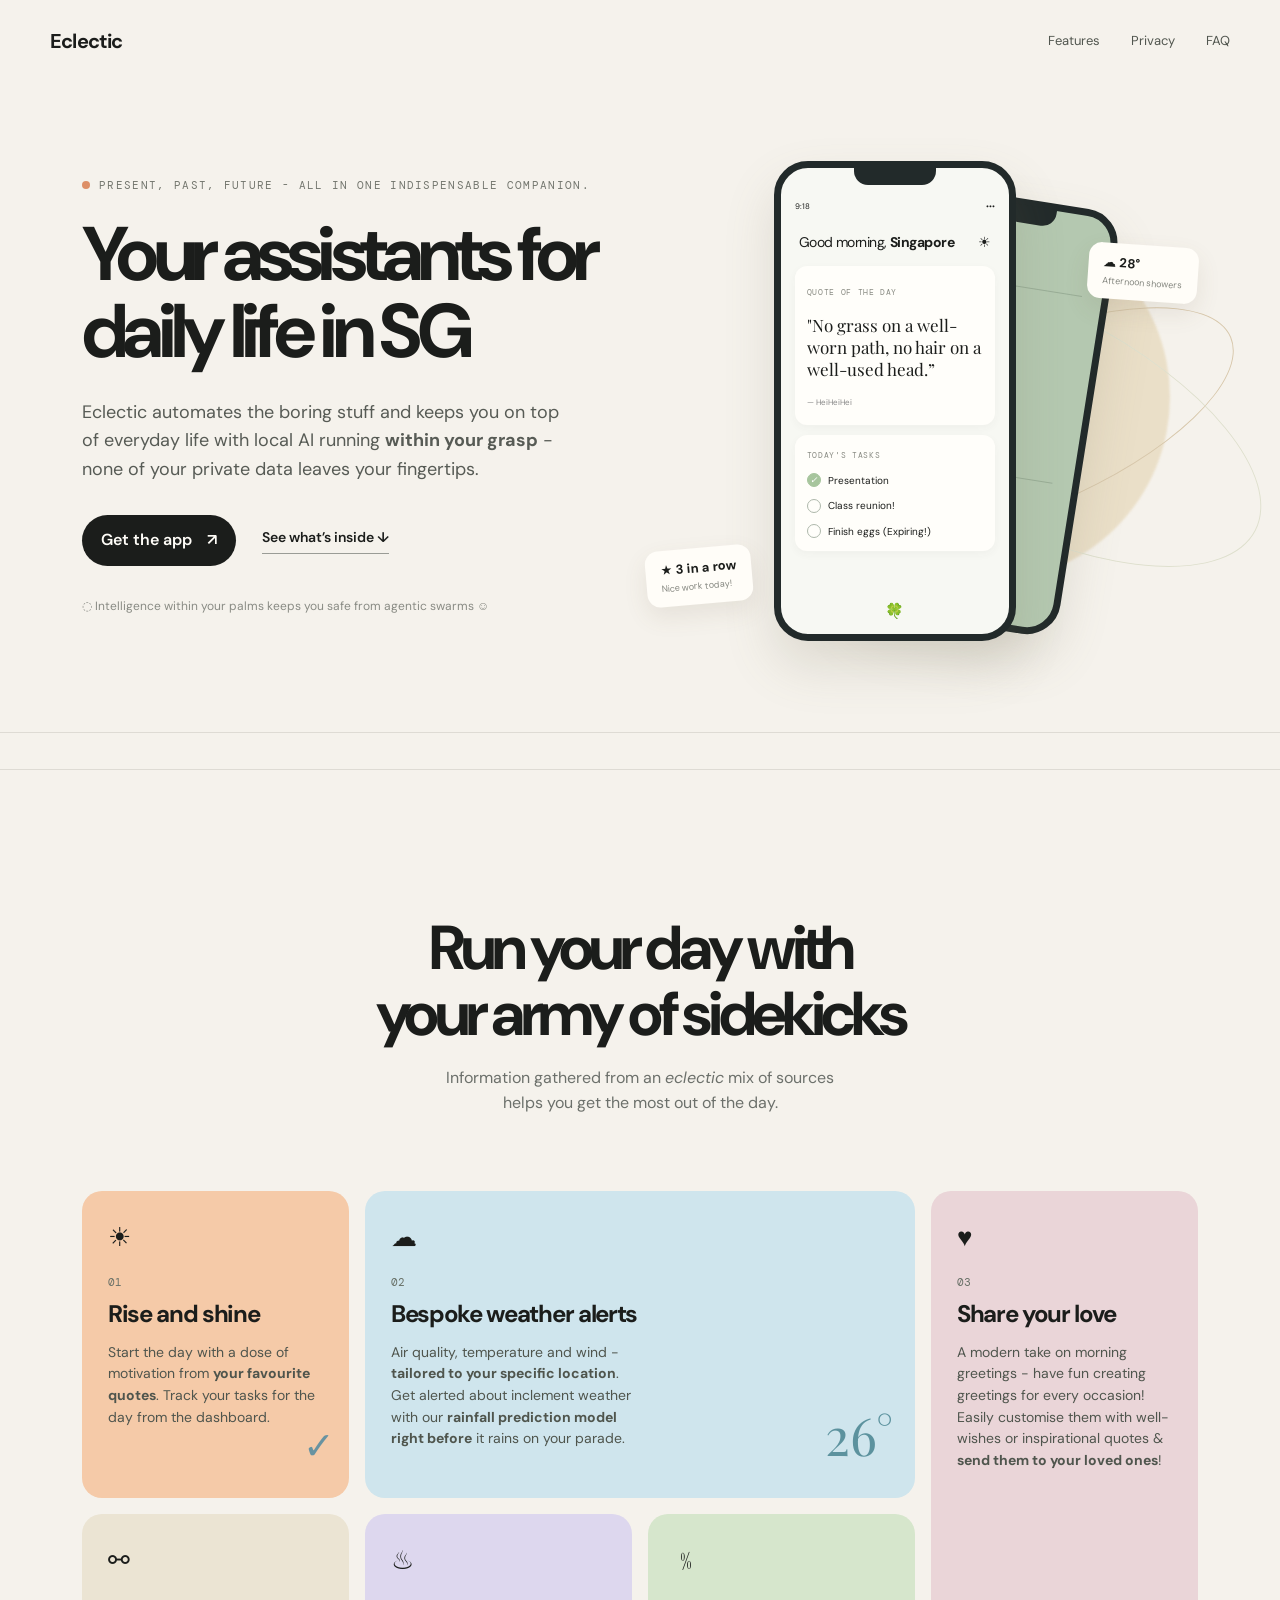
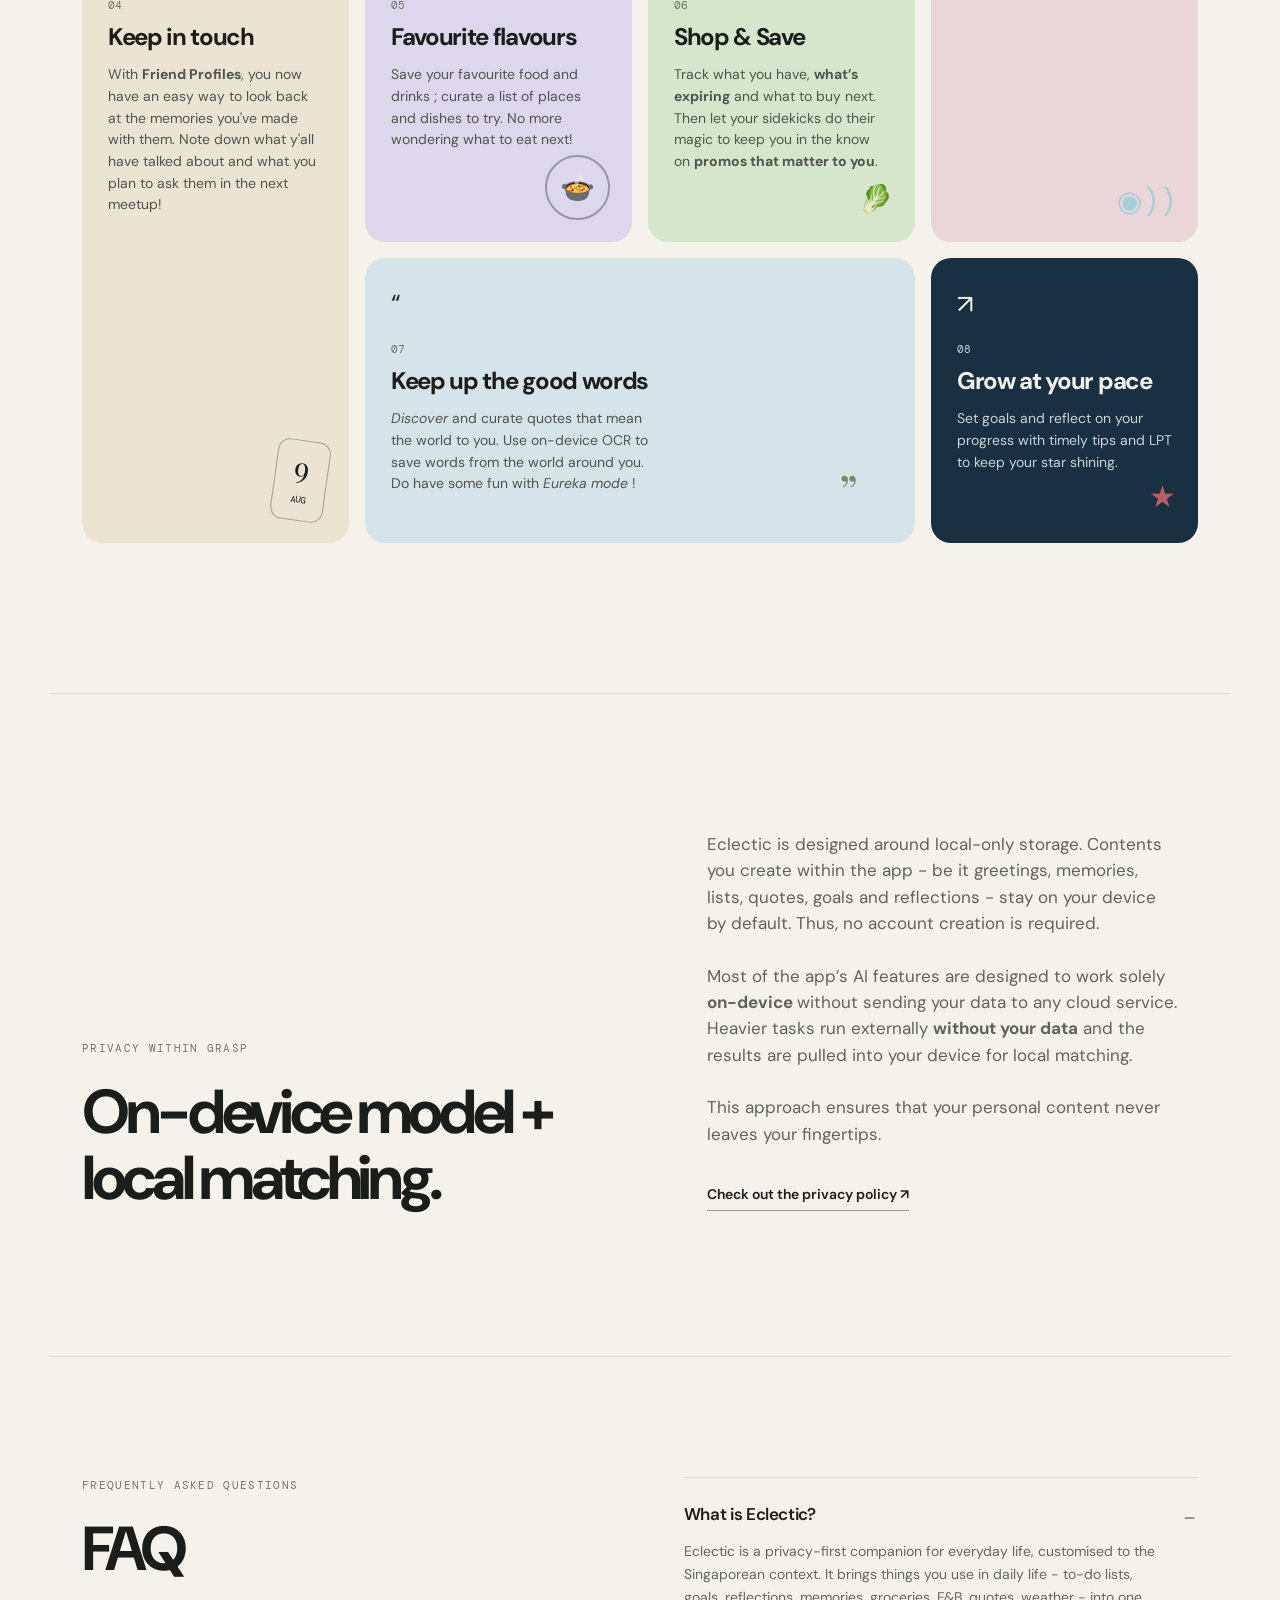
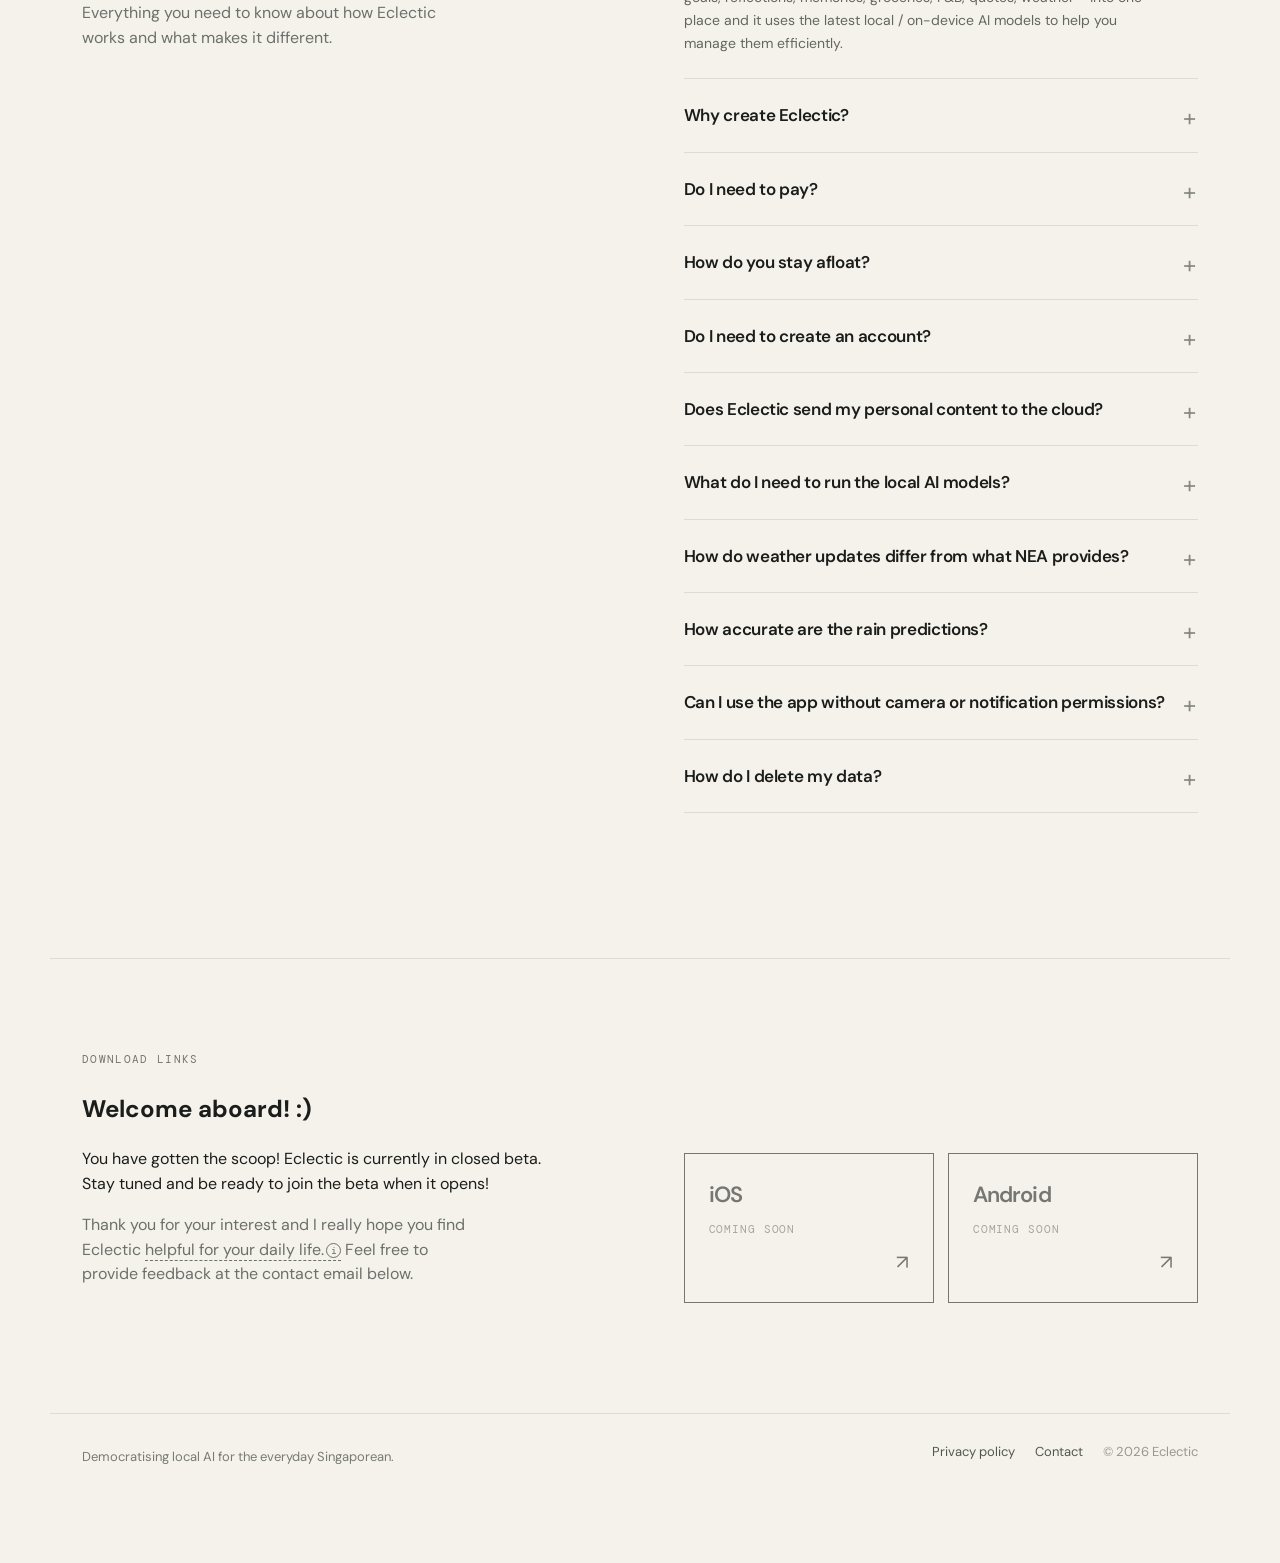
<file: index.html>
<!doctype html>
<html lang="en">
  <head>
    <meta charset="utf-8">
    <meta name="viewport" content="width=device-width, initial-scale=1">
    <meta name="description" content="Eclectic is a privacy-first companion for the routines, people, places and ideas that make up your everyday life.">
    <meta name="theme-color" content="#f5f2ec">
    <title>Eclectic</title>
    <link rel="stylesheet" href="styles.css">
  </head>
  <body>
    <header class="site-header">
      <a class="wordmark" href="index.html" aria-label="Eclectic home">Eclectic</a>
      <nav class="nav" aria-label="Main navigation">
        <a href="#features">Features</a>
        <a href="#privacy">Privacy</a>
        <a href="#faq">FAQ</a>
      </nav>
      <button class="menu-button" aria-label="Open menu" aria-expanded="false">☰</button>
    </header>

    <main>
      <section class="hero section-wrap">
        <div class="hero-copy">
          <p class="eyebrow"><span class="eyebrow-dot"></span>Present, Past, Future - all in one indispensable companion.</p>
          <h1>Your assistants for daily life in SG</h1>
          <p class="hero-lead">Eclectic automates the boring stuff and keeps you on top of everyday life with local AI running <strong>within your grasp</strong> - none of your private data leaves your fingertips.</p>
          <div class="hero-actions">
            <a class="button button-dark" href="#download">Get the app <span aria-hidden="true">↗</span></a>
            <a class="text-link" href="#features">See what’s inside <span aria-hidden="true">↓</span></a>
          </div>
          <p class="microcopy"><span aria-hidden="true">◌</span>  Intelligence within your palms keeps you safe from agentic swarms ☺</p>
        </div>
        <div class="hero-art" aria-label="Preview of the Eclectic app">
          <div class="sun-glow"></div>
          <div class="orbit orbit-one"></div><div class="orbit orbit-two"></div>
          <div class="phone phone-back"><div class="phone-notch"></div><div class="back-lines"></div></div>
          <div class="phone phone-front">
            <div class="phone-notch"></div>
            <div class="phone-topline"><span>9:18</span><span>•••</span></div>
            <p class="phone-greeting">Good morning, <b>Singapore</b> <span>☀</span></p>
            <div class="phone-card quote-card"><span class="card-label">QUOTE OF THE DAY</span><p>"No grass on a well-worn path, no hair on a well-used head.”</p><span class="card-meta">— HeiHeiHei</span></div>
            <div class="phone-card task-card"><span class="card-label">TODAY'S TASKS</span><div class="task-row"><i class="check checked">✓</i><span>Presentation</span></div><div class="task-row"><i class="check"></i><span>Class reunion!</span></div><div class="task-row"><i class="check"></i><span>Finish eggs (Expiring!)</span></div></div>
            <!-- <div class="phone-nav"><span>⌂</span><span>♡</span><span class="active">✦</span><span>◌</span><span>○</span></div> -->
             <div class="phone-nav"><span>🍀</span></div>
          </div>
          <span class="float-note note-weather">☁ <b>28°</b><small>Afternoon showers</small></span>
          <span class="float-note note-done">★ <b>3 in a row</b><small>Nice work today!</small></span>
        </div>
      </section>

      <section class="trust-strip">
        <div class="section-wrap trust-inner">
          <!-- <span></span><span class="trust-line"></span><span>PRIVATE BY DEFAULT</span><span class="trust-line"></span><span></span> -->
        </div>
      </section>

      <section class="intro section-wrap">
        <!-- <p class="eyebrow">Democratising Local AI for the everyday Singaporean</p> -->
        <h2>Run your day with <br>your army of sidekicks</h2>
        <p class="section-lead">Information gathered from an <em>eclectic</em> mix of sources <br>helps you get the most out of the day.</p>
      </section>

      <section class="features section-wrap" id="features">
        <div class="feature-grid">
          <article class="feature feature-small feature-orange"><span class="feature-icon">☀</span><p class="feature-number">01</p><h3>Rise and shine</h3><p>Start the day with a dose of motivation from <strong>your favourite quotes</strong>. Track your tasks for the day from the dashboard.<br><br><br></p><span class="feature-art mini-checks">✓ &nbsp;</span></article>
          <article class="feature feature-large feature-blue"><span class="feature-icon">☁</span><p class="feature-number">02</p><h3>Bespoke weather alerts</h3><p>Air quality, temperature and wind - <strong>tailored to your specific location</strong>. <br>Get alerted about inclement weather with our <strong>rainfall prediction model <br>right before</strong> it rains on your parade.</p><span class="feature-art temp">26°</span></article>
          <article class="feature feature-tall feature-pink"><span class="feature-icon">♥</span><p class="feature-number">03</p><h3>Share your love</h3><p>A modern take on morning greetings - have fun creating greetings for every occasion! Easily customise them with well-wishes or inspirational quotes & <strong>send them to your loved ones</strong>!<br><br><br></p><span class="feature-art radar">◉))</span></article>
          <article class="feature feature-tall feature-cream"><span class="feature-icon">⚯</span><p class="feature-number">04</p><h3>Keep in touch</h3><p>With <strong>Friend Profiles</strong>, you now have an easy way to look back at the memories you've made with them. Note down what y'all have talked about and what you plan to ask them in the next meetup!<br><br><br><br><br></p><span class="feature-art tiny-calendar">9<br><small>AUG</small></span></article>
          <article class="feature feature-small feature-lilac"><span class="feature-icon">♨</span><p class="feature-number">05</p><h3>Favourite flavours</h3><p>Save your favourite food and drinks ; curate a list of places and dishes to try. No more wondering what to eat next!</p><span class="feature-art plate">🍲</span></article>
          <article class="feature feature-small feature-green"><span class="feature-icon">﹪</span><p class="feature-number">06</p><h3>Shop & Save</h3><p>Track what you have, <strong>what’s expiring</strong> and what to buy next. Then let your sidekicks do their magic to keep you in the know on <strong>promos that matter to you</strong>.<br><br><br></p><span class="feature-art pantry">🥬</span></article>
          <article class="feature feature-wide feature-sky"><span class="feature-icon">“</span><p class="feature-number">07</p><h3>Keep up the good words</h3><p><em>Discover</em> and curate quotes that mean the world to you. Use on-device OCR to save words from the world around you. Do have some fun with <em>Eureka mode</em> !</p><span class="feature-art quote-lines">”&nbsp;</span></article>
          <article class="feature feature-small feature-navy"><span class="feature-icon">↗</span><p class="feature-number">08</p><h3>Grow at your pace</h3><p>Set goals and reflect on your progress with timely tips and LPT to keep your star shining.<br><br><br></p><span class="feature-art stars">★</span></article>
        </div>
      </section>

      <section class="privacy-callout section-wrap" id="privacy">
        <div><p class="eyebrow">Privacy within grasp</p><h2>On-device model + local matching.<br><em></em></h2></div>
        <div class="privacy-copy"><p>Eclectic is designed around local-only storage. 
          Contents you create within the app - be it greetings, memories, lists, quotes, goals and reflections - stay on your device by default. 
          Thus, no account creation is required.<br><br>
          Most of the app’s AI features are designed to work solely <strong>on-device </strong> without sending your data to any cloud service.
          Heavier tasks run externally <strong>without your data</strong> and the results are pulled into your device for local matching.
          <br><br>
          This approach ensures that your personal content never leaves your fingertips.
        </p>
          <a class="text-link" href="privacy.html">Check out the privacy policy <span aria-hidden="true">↗</span></a></div>
      </section>

      <section class="faq section-wrap" id="faq">
        <div class="faq-heading">
          <p class="eyebrow">Frequently asked questions</p>
          <h2>FAQ</h2>
          <p>Everything you need to know about how Eclectic works and what makes it different.</p>
        </div>
        <div class="faq-list">
          <details open>
            <summary>What is Eclectic?</summary>
            <p>Eclectic is a privacy-first companion for everyday life, customised to the Singaporean context. 
              It brings things you use in daily life - to-do lists, goals, reflections, memories, groceries, F&B, quotes, weather - into one place and 
              it uses the latest local / on-device AI models to help you manage them efficiently.</p>
          </details>
          <details>
            <summary>Why create Eclectic?</summary>
            <p>While the most common way most people interact with AI is through a chat application running in the cloud, it is not the only way. 
              <strong>On-device / Edge AI</strong>, i.e. running smaller AI models directly on your device without relying on cloud infrastructure, is an emerging area that is only going to become more exciting in the coming years.
              While your phone is certainly not as powerful as a GPU server, several interesting advancements have made on-device AI practically usable for many real-world use cases.
              One area where this can be particularly impactful is personal productivity, where AI can assist you for daily routines, directly on your device without compromising your privacy. 
              Eclectic is one way to achieve this.<br><br>

              There is a particular emphasis on creating local solutions (as in tailored to the Singaporean context) as no one else is going to do it for us.
              AI is undoubtedly transformational but it comes with biases that have to be patched and many <em>last-mile</em> developments have to be done to ensure that people are not left out.
              Again, Eclectic is one way to achieve this and hopefully this inspires more local initiatives in the same vein.
            </p>
          </details>
          <details>
            <summary>Do I need to pay?</summary>
            <p>No. Eclectic is free and will remain so as long as I am around.</p>
          </details>
          <details>
            <summary>How do you stay afloat?</summary>
            <p>With plenty of careful planning and engineering. 
              The principle will always be to provide a free and privacy-first experience for all users of this app. 
              Very reluctant to introduce ads ; if it has to happen, it will be siloed and as discreet as possible. Let's see.</p>
          </details>
          <details>
            <summary>Do I need to create an account?</summary>
            <p>No. Eclectic is designed to work without an account. Your personal lists, notes and goals are stored locally on your device by default.</p>
          </details>
          <details>
            <summary>Does Eclectic send my personal content to the cloud?</summary>
            <p>No. Your personal content stays on your device by default. 
              OCR and AI features run on-device, so your quotes and notes are not sent to any remote AI service. 
              There are requests made to pull information from APIs, but these requests do not include your personal data.
              <br><br>
              While personal content is never sent out, Google's ML Kit could transmit some non-personal data to Google in the following ways: 
              (i) Performance metrics: ML Kit sends usage and performance metrics about how the APIs function within the app to Google. 
              (ii) Device and app info: SDKs collect basic app and device details for diagnostics and analytics. 
              (iii) Server communication: APIs occasionally contact Google servers to download bug fixes, updated models, or hardware information.
              <br><br>
              Play store requirements require apps with generative AI to provide a way to flag inappropriate content.
              If you submit this Google form, the input to the model, generated content, type of operation (e.g. category suggestion) and model type
              will be prefilled to allow targetted remediations. 
              These are very unlikely to contain any personal data but you may remove any info you consider sensitive.
              <strong>Submitting the form is entirely optional</strong>.
            </p>
          </details>
          <details>
            <summary>What do I need to run the local AI models?</summary>
            <p>
              The most efficient way (and the default set in the app) is to use ML Kit, which works on most modern smartphones (Android 5.0 and above, iOS 15.5 and above).
              This should not require any setup nor additional storage space.
              Text generation features through ML Kit are available for a <a href="https://developers.google.com/ml-kit/genai#prompt-device">smaller subset of devices</a>.
              <br><br>
              Alternatively, you may choose to download other models through the 'Manage local models' screen found in the Hamburger menu of the app.
              These models generally require about 4-7GB of storage space depending on the specific model you choose,
               so make sure you have enough free space on your device before downloading them.
              
              Most models would take about 3-10s for simple queries (e.g. categories) but it could takes about a minute in the worst-case scenario for more complex queries like filling up all fields.
              
            </p>
          </details>
          <details>
            <summary>How do weather updates differ from what NEA provides?</summary>
            <p>There are 2 key differences: 
              (i) Raw information about weather e.g. WBGT Temp, Humidity, etc. are obtained from <a href="https://data.gov.sg/collections/1459/view">NEA's Realtime Weather Readings</a> and other related endpoints. 
              You will find that most, if not all, of the readings will match with what they show on their website / app. 
              What Eclectic does is to allow you to view the data subset most relevant to you once you choose a location or enter a postal code and we present them in a user-friendly format. 
              (ii) Rain predictions are generated based on our own models. It offers a 10-mins heads-up, which is more granular and localised compared to the broader 2-hour forecasts provided by NEA.</p>
          </details>
          <details>
            <summary>How accurate are the rain predictions?</summary>
            <p>tldr: CSI ~ 0.5, which is quite typical for the kind of model we can feasibly deploy without incurring heavy computational costs. 
              This means "correctly predicted 50% of the rainfall events that either occurred or were expected to occur"; in other words, TP / (TP + FP + FN)</p>
            <p>Short-term rainfall predictions, i.e. nowcasting, is very challenging in Singapore's tropical climate. Here's one explanation from Gemini. 
                "Because Singapore is a small island surrounded by water, the land heats up much faster than the sea during the morning. 
                This creates localized sea breezes that blow inland from both the southern coast and the northern coast (across the Johor Strait) simultaneously. 
                By afternoon, these opposing sea breezes collide dead-center over the island. 
                This generates a hyper-local convergence line that can suddenly spawn heavy downpours over places with zero warning."
                As of mid September 2026, CSI is about 0.5 which is modest, but we expect this to get better over the coming months as it becomes feasible to use better models.</p>
          </details>
          <details>
            <summary>Can I use the app without camera or notification permissions?</summary>
            <p>Yes. Camera access is only needed for optional quote OCR, and notifications are only used for reminders you enable. You can keep using the rest of the app without either permission.</p>
          </details>
          <details>
            <summary>How do I delete my data?</summary>
            <p>You can edit or delete content in the app, use its data-management controls under settings, or clear the app’s data and uninstall it through your device settings. Please export anything important first, because locally deleted content practically cannot be recovered.</p>
          </details>
        </div>
      </section>

      <section class="download section-wrap" id="download">
        <div class="download-heading">
          <p class="eyebrow">Download links</p>
          <h2>Welcome aboard! :)</h2>
          <p>You have gotten the scoop! Eclectic is currently in closed beta. Stay tuned and be ready to join the beta when it opens!</p>
          <p>Thank you for your interest and I really hope you find Eclectic 
            <span class="tooltip-wrap">
              <span class="tooltip-trigger" tabindex="0" role="button" aria-describedby="daily-life-details" aria-expanded="false">
                helpful for your daily life.<span class="tooltip-mark" aria-hidden="true">i</span></span>
                <span class="tooltip" id="daily-life-details" role="tooltip">
                  Personally, the Groceries and Weather features have been indispensable to me ; Greetings and AI features are pretty fun as well (and funny when the AI doesn't work)! But it does get better the more you use it.</span></span> 
                  Feel free to provide feedback at the contact email below.</p>
        </div>
        <div class="download-options" aria-label="Download options">
          <a class="download-option is-coming-soon" href="#download" aria-disabled="true">
            <span class="download-platform">iOS</span>
            <span class="download-label">Coming soon</span>
            <span class="download-arrow" aria-hidden="true">↗</span>
          </a>
          <a class="download-option is-coming-soon" href="#download" aria-disabled="true">
            <span class="download-platform">Android</span>
            <span class="download-label">Coming soon</span>
            <span class="download-arrow" aria-hidden="true">↗</span>
          </a>
        </div>
      </section>
    </main>

    <footer class="site-footer section-wrap">
      <p>Democratising local AI for the everyday Singaporean.</p>
      <div><a href="privacy.html">Privacy policy</a><a href="mailto:aidyllic.sg@gmail.com">Contact</a><span>© 2026 Eclectic</span></div>
    </footer>
    <script src="script.js"></script>
  </body>
</html>
</file>
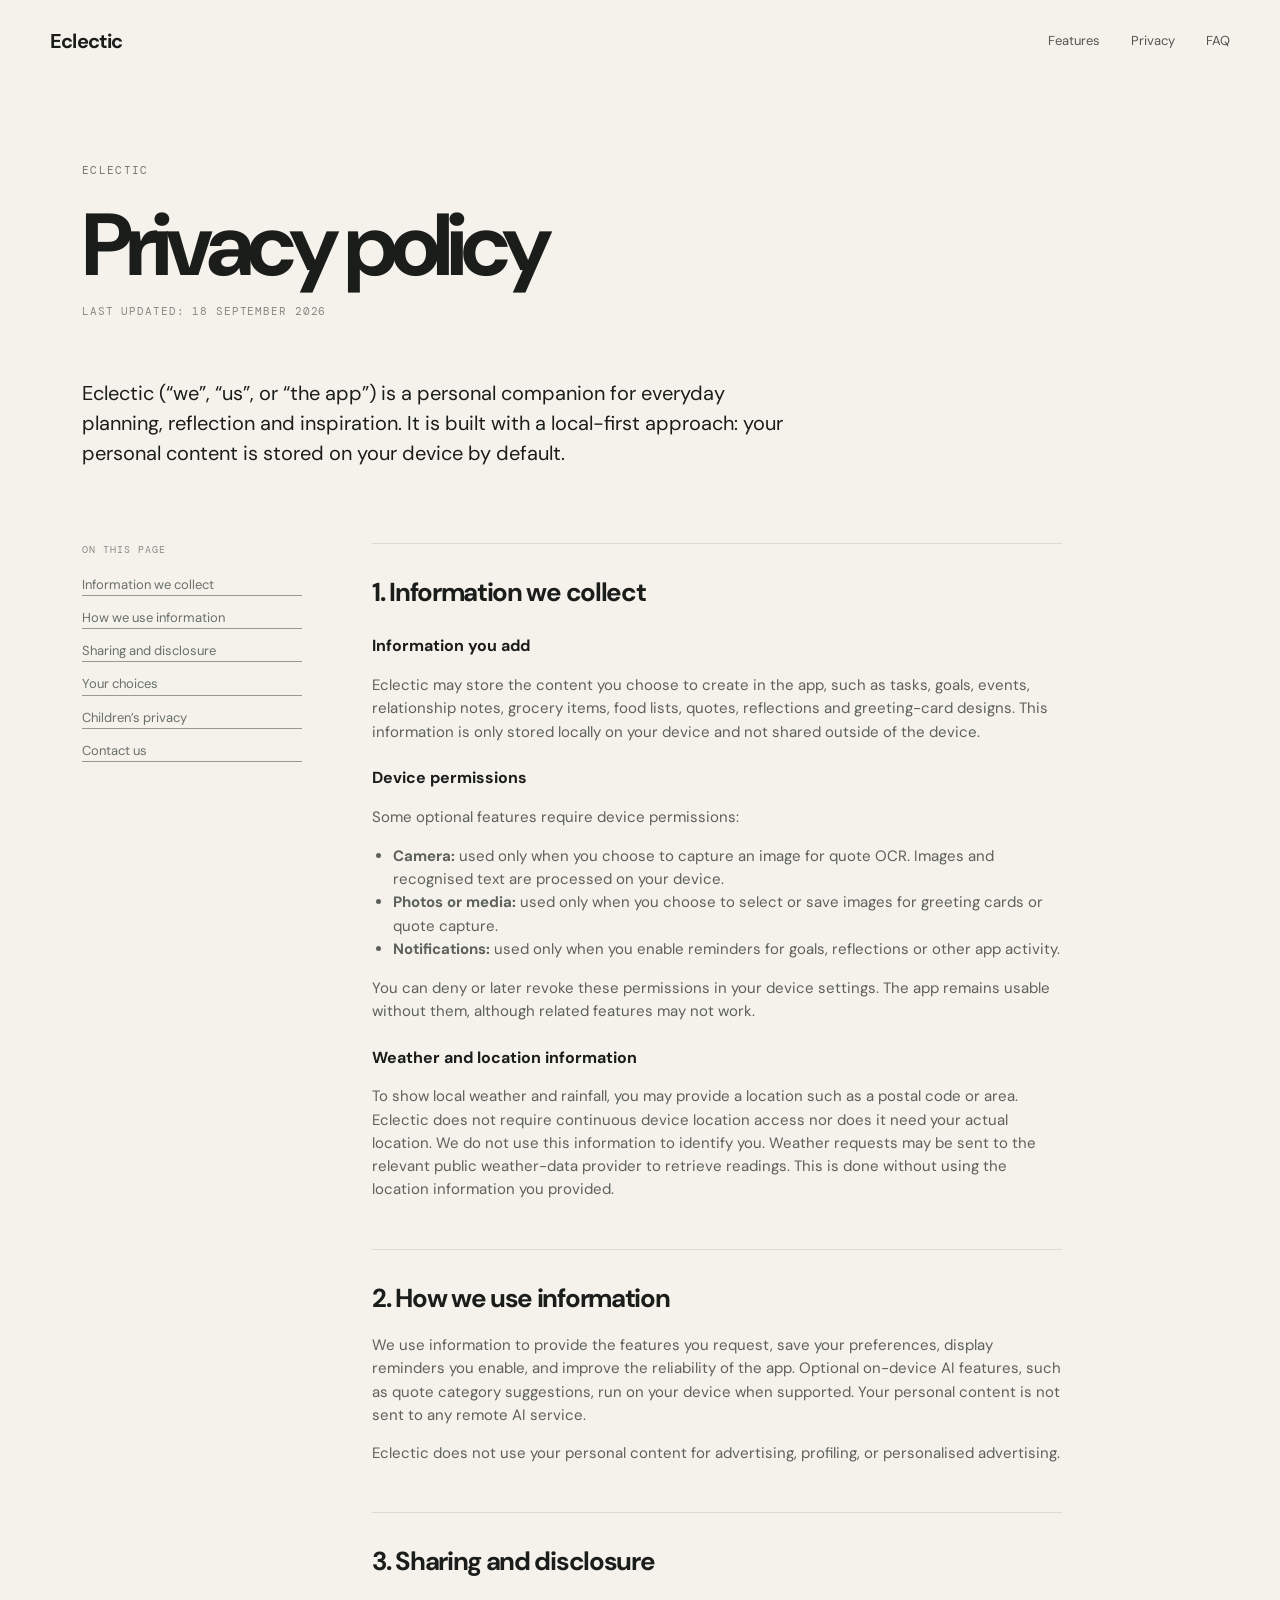
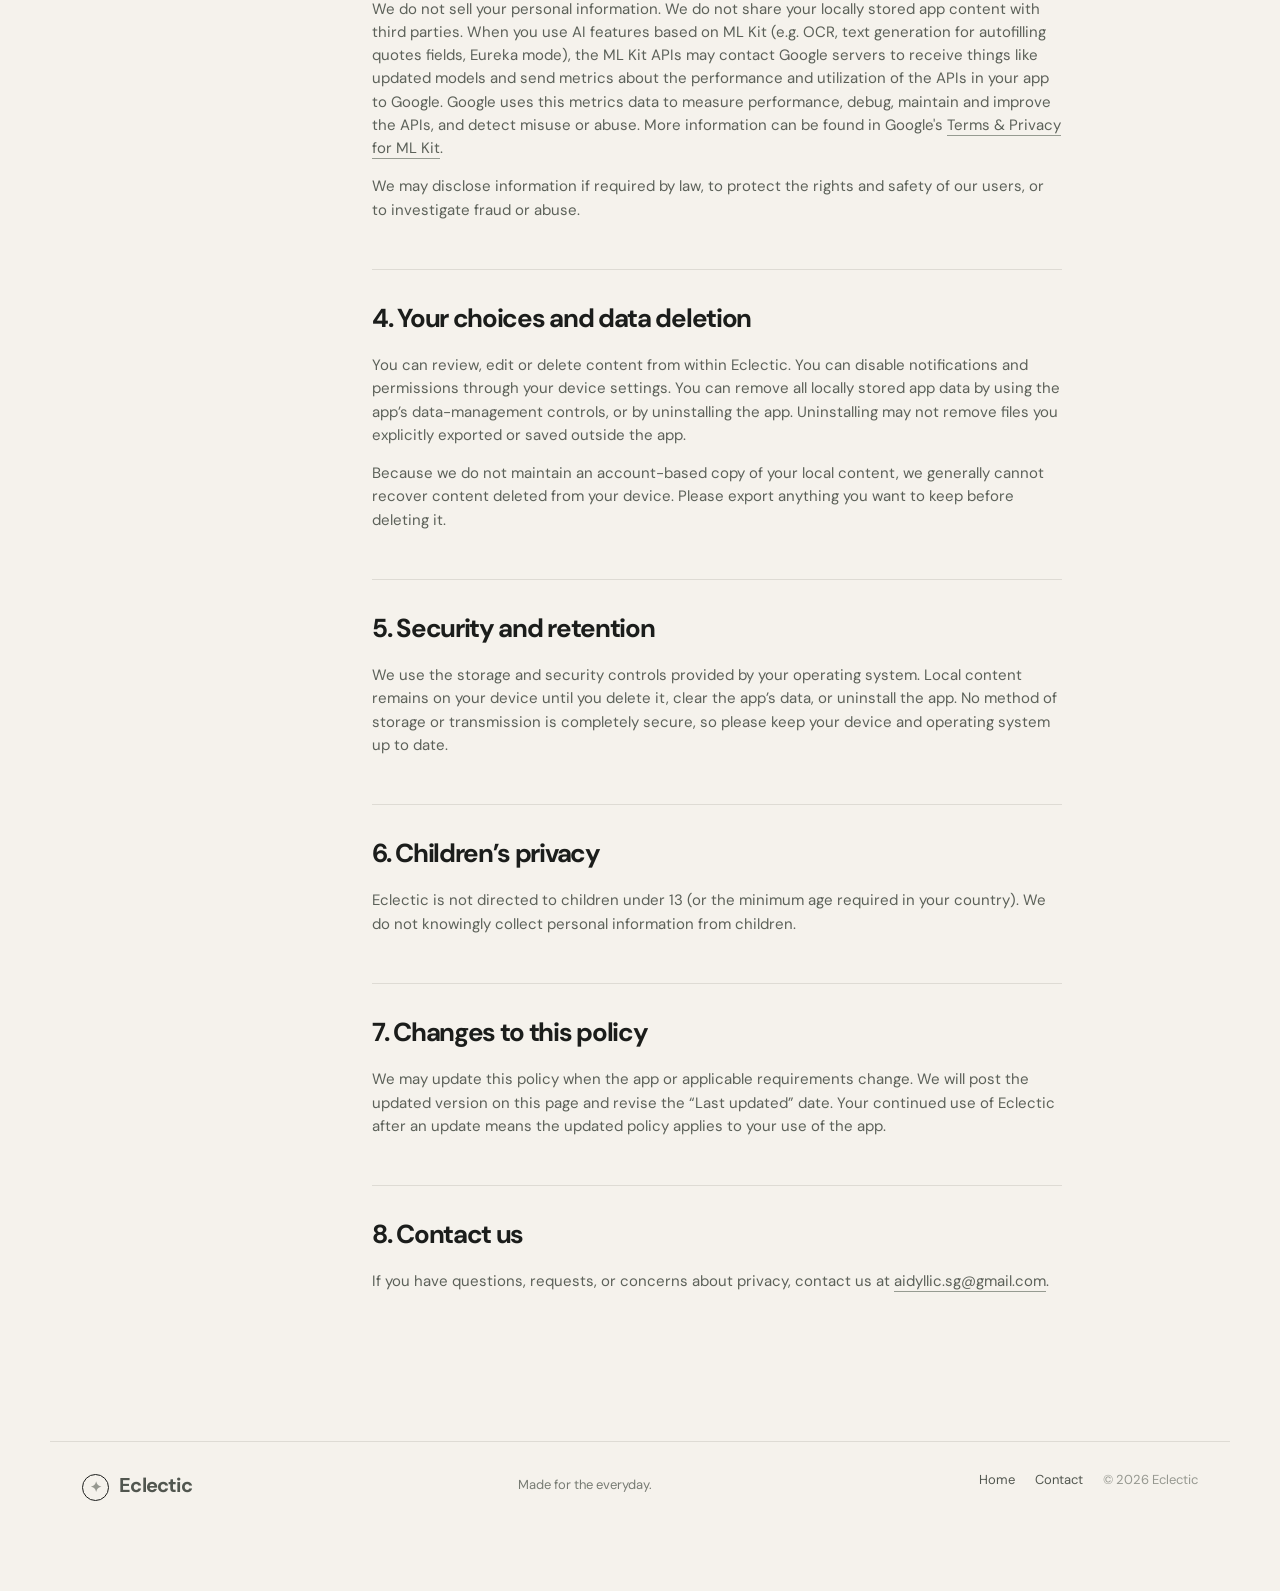
<file: privacy.html>
<!doctype html>
<html lang="en">
  <head>
    <meta charset="utf-8"><meta name="viewport" content="width=device-width, initial-scale=1">
    <meta name="description" content="Eclectic privacy policy. Learn what data the app stores, how it is used, and how to contact us.">
    <title>Privacy policy — Eclectic</title><link rel="stylesheet" href="styles.css">
  </head>
  <body>
    <header class="site-header"><a class="wordmark" href="index.html">Eclectic</a><nav class="nav"><a href="index.html#features">Features</a><a href="index.html#privacy">Privacy</a><a href="index.html#faq">FAQ</a></nav><button class="menu-button" aria-label="Open menu" aria-expanded="false">☰</button></header>
    <main class="policy section-wrap">
      <p class="eyebrow">Eclectic</p><h1>Privacy policy</h1><p class="policy-updated">Last updated: 18 September 2026</p>
      <p class="policy-intro">Eclectic (“we”, “us”, or “the app”) is a personal companion for everyday planning, reflection and inspiration. 
        It is built with a local-first approach: your personal content is stored on your device by default.</p>
      <div class="policy-grid"><aside><p>On this page</p><a href="#collect">Information we collect</a><a href="#use">How we use information</a><a href="#share">Sharing and disclosure</a><a href="#choices">Your choices</a><a href="#children">Children’s privacy</a><a href="#contact">Contact us</a></aside><article>
        <section id="collect"><h2>1. Information we collect</h2>
          <h3>Information you add</h3><p>
          Eclectic may store the content you choose to create in the app, 
          such as tasks, goals, events, relationship notes, grocery items, food lists, quotes, reflections and greeting-card designs. 
          This information is only stored locally on your device and not shared outside of the device. 
          </p><h3>Device permissions</h3><p>Some optional features require device permissions:</p><ul>
              <li><strong>Camera:</strong> used only when you choose to capture an image for quote OCR. Images and recognised text are processed on your device.</li>
              <li><strong>Photos or media:</strong> used only when you choose to select or save images for greeting cards or quote capture.</li>
              <li><strong>Notifications:</strong> used only when you enable reminders for goals, reflections or other app activity.</li></ul>
              <p>You can deny or later revoke these permissions in your device settings. The app remains usable without them, although related features may not work.</p>
            <h3>Weather and location information</h3>
            <p>To show local weather and rainfall, you may provide a location such as a postal code or area. 
              Eclectic does not require continuous device location access nor does it need your actual location. We do not use this information to identify you.
              Weather requests may be sent to the relevant public weather-data provider to retrieve readings. This is done without using the location information you provided.
              </p></section>
        <section id="use"><h2>2. How we use information</h2>
          <p>We use information to provide the features you request, save your preferences, display reminders you enable, and improve the reliability of the app. 
            Optional on-device AI features, such as quote category suggestions, run on your device when supported. Your personal content is not sent to any remote AI service.</p>
            <p>Eclectic does not use your personal content for advertising, profiling, or personalised advertising.</p></section>
        <section id="share"><h2>3. Sharing and disclosure</h2>
          <p>We do not sell your personal information. We do not share your locally stored app content with third parties. 
            When you use AI features based on ML Kit (e.g. OCR, text generation for autofilling quotes fields, Eureka mode), 
            the ML Kit APIs may contact Google servers to receive things like updated models and send metrics about the performance and utilization of the APIs in your app to Google. 
            Google uses this metrics data to measure performance, debug, maintain and improve the APIs, and detect misuse or abuse. More information can be found in Google's <a href="https://developers.google.com/ml-kit/terms">Terms & Privacy for ML Kit</a>.</p>
            <p>We may disclose information if required by law, to protect the rights and safety of our users, or to investigate fraud or abuse. 
            </p></section>
        <section id="choices"><h2>4. Your choices and data deletion</h2>
          <p>You can review, edit or delete content from within Eclectic. You can disable notifications and permissions through your device settings. 
            You can remove all locally stored app data by using the app’s data-management controls, or by uninstalling the app. 
            Uninstalling may not remove files you explicitly exported or saved outside the app.</p>
            <p>Because we do not maintain an account-based copy of your local content, we generally cannot recover content deleted from your device. 
              Please export anything you want to keep before deleting it.</p></section>
        <section id="security"><h2>5. Security and retention</h2><p>We use the storage and security controls provided by your operating system. Local content remains on your device until you delete it, clear the app’s data, or uninstall the app. No method of storage or transmission is completely secure, so please keep your device and operating system up to date.</p></section>
        <section id="children"><h2>6. Children’s privacy</h2><p>
          Eclectic is not directed to children under 13 (or the minimum age required in your country). We do not knowingly collect personal information from children. 
        </p></section>
        <section id="changes"><h2>7. Changes to this policy</h2><p>We may update this policy when the app or applicable requirements change. We will post the updated version on this page and revise the “Last updated” date. Your continued use of Eclectic after an update means the updated policy applies to your use of the app.</p></section>
        <section id="contact"><h2>8. Contact us</h2><p>If you have questions, requests, or concerns about privacy, contact us at <a href="mailto:aidyllic.sg@gmail.com">aidyllic.sg@gmail.com</a>.</p></section>
      </article></div>
    </main>
    <footer class="site-footer section-wrap"><a class="wordmark" href="index.html"><span class="mark">✦</span> Eclectic</a><p>Made for the everyday.</p><div><a href="index.html">Home</a><a href="mailto:support@eclectic.app">Contact</a><span>© 2026 Eclectic</span></div></footer><script src="script.js"></script>
  </body>
</html>
</file>
<file: styles.css>
@import url("https://fonts.googleapis.com/css2?family=DM+Mono:wght@400;500&family=DM+Sans:wght@400;500;600;700&family=Playfair+Display:ital,wght@0,600;1,600&display=swap");
:root {
  --ink: #1b1d1b;
  --muted: #6c706b;
  --paper: #f5f2ec;
  --white: #fffdf8;
  --line: #dedbd4;
  --blue: #cfe5ed;
  --orange: #f5caa8;
  --green: #d6e6cc;
  --pink: #ead5d8;
  --lilac: #ddd7ee;
  --navy: #192f42;
}
* {
  box-sizing: border-box;
}
html {
  scroll-behavior: smooth;
}
body {
  margin: 0;
  background: var(--paper);
  color: var(--ink);
  font-family: "DM Sans", sans-serif;
  line-height: 1.55;
}
a {
  color: inherit;
  text-decoration: none;
}
.section-wrap {
  max-width: 1180px;
  margin: auto;
  padding-left: 32px;
  padding-right: 32px;
}
.site-header {
  height: 82px;
  display: flex;
  align-items: center;
  justify-content: space-between;
  max-width: 1244px;
  margin: auto;
  padding: 0 32px;
}
.wordmark {
  font-weight: 700;
  font-size: 20px;
  letter-spacing: -0.04em;
}
.mark {
  display: inline-grid;
  place-items: center;
  width: 27px;
  height: 27px;
  margin-right: 6px;
  border: 1px solid var(--ink);
  border-radius: 50%;
  font-size: 14px;
}
.nav {
  display: flex;
  align-items: center;
  gap: 31px;
  font-size: 13px;
}
.nav a:not(.nav-button),
.site-footer a {
  color: #51564f;
}
.nav-button,
.button {
  display: inline-flex;
  align-items: center;
  gap: 15px;
  border-radius: 50px;
  padding: 13px 19px;
  background: var(--ink);
  color: var(--white);
  font-weight: 600;
}
.menu-button {
  display: none;
  border: 0;
  background: none;
  font-size: 24px;
}
.hero {
  min-height: 650px;
  display: grid;
  grid-template-columns: 49% 51%;
  align-items: center;
  padding-top: 40px;
  padding-bottom: 50px;
}
.eyebrow {
  font-family: "DM Mono", monospace;
  font-size: 11px;
  letter-spacing: 0.12em;
  text-transform: uppercase;
  color: #73766e;
  margin: 0 0 22px;
}
.eyebrow-dot {
  display: inline-block;
  width: 8px;
  height: 8px;
  background: #dd8f67;
  border-radius: 50%;
  margin-right: 9px;
}
.hero h1 {
  font-size: clamp(44px, 6vw, 76px);
  line-height: 1.02;
  letter-spacing: -0.075em;
  max-width: 600px;
  margin: 0 0 27px;
}
.hero h1 em,
h2 em {
  font-family: "Playfair Display", serif;
  font-weight: 600;
  letter-spacing: -0.04em;
}
.hero-lead {
  font-size: 18px;
  line-height: 1.6;
  max-width: 485px;
  color: #575b55;
}
.hero-actions {
  display: flex;
  align-items: center;
  gap: 26px;
  margin-top: 31px;
}
.button-dark {
  background: var(--ink);
}
.text-link {
  font-weight: 600;
  font-size: 14px;
  border-bottom: 1px solid #9a9c96;
  padding-bottom: 4px;
}
.download {
  border-top: 1px solid var(--line);
  padding-top: 92px;
  padding-bottom: 110px;
  display: grid;
  grid-template-columns: 1fr 1.1fr;
  gap: 12%;
  align-items: end;
}
.download-heading h2 {
  margin: 0 0 20px;
}
.download-heading > p:last-child {
  color: var(--muted);
  font-size: 16px;
  max-width: 390px;
}
.tooltip-wrap {
  position: relative;
  display: inline;
}
.tooltip-trigger {
  cursor: help;
  border-bottom: 1px dashed currentColor;
  white-space: nowrap;
}
.tooltip-mark {
  display: inline-grid;
  place-items: center;
  width: 15px;
  height: 15px;
  margin-left: 2px;
  border: 1px solid currentColor;
  border-radius: 50%;
  font: 10px "DM Mono", monospace;
  vertical-align: 1px;
}
.tooltip {
  position: absolute;
  z-index: 3;
  left: 0;
  bottom: calc(100% + 12px);
  width: min(300px, 80vw);
  padding: 13px 15px;
  border: 1px solid var(--ink);
  background: var(--white);
  color: var(--ink);
  box-shadow: 5px 5px 0 var(--line);
  font-size: 13px;
  line-height: 1.45;
  visibility: hidden;
  opacity: 0;
  transform: translateY(5px);
  transition: opacity 150ms ease, transform 150ms ease, visibility 150ms ease;
}
.tooltip-trigger:hover + .tooltip,
.tooltip-trigger:focus + .tooltip,
.tooltip.is-visible {
  visibility: visible;
  opacity: 1;
  transform: translateY(0);
}
.download-options {
  display: grid;
  grid-template-columns: repeat(2, 1fr);
  gap: 14px;
}
.download-option {
  min-height: 150px;
  padding: 24px;
  border: 1px solid var(--ink);
  display: flex;
  flex-direction: column;
  justify-content: space-between;
  transition: background 180ms ease, color 180ms ease;
}
.download-option.is-coming-soon {
  cursor: default;
  opacity: 0.58;
}
.download-platform {
  font-size: 22px;
  font-weight: 600;
  letter-spacing: -0.04em;
}
.download-label {
  color: var(--muted);
  font-family: "DM Mono", monospace;
  font-size: 11px;
  text-transform: uppercase;
  letter-spacing: 0.08em;
}
.download-arrow {
  align-self: flex-end;
  font-size: 20px;
}
.microcopy {
  color: #898b84;
  font-size: 12px;
  margin-top: 31px;
}
.hero-art {
  height: 560px;
  position: relative;
}
.sun-glow {
  position: absolute;
  right: 5%;
  top: 16%;
  width: 370px;
  height: 370px;
  border-radius: 50%;
  background: #e7d9bc;
  filter: blur(1px);
  opacity: 0.75;
}
.orbit {
  position: absolute;
  border: 1px solid #d8c8ac;
  border-radius: 50%;
  width: 450px;
  height: 170px;
  right: -9%;
  top: 39%;
  transform: rotate(-23deg);
}
.orbit-two {
  width: 500px;
  height: 220px;
  right: -15%;
  top: 33%;
  transform: rotate(27deg);
  border-color: #dfe0ce;
}
.phone {
  position: absolute;
  border: 7px solid #222a2a;
  border-radius: 34px;
  background: #f7f8f3;
  box-shadow: 0 25px 50px #7b735b30;
}
.phone-back {
  width: 213px;
  height: 430px;
  right: 19%;
  top: 13%;
  transform: rotate(9deg);
  background: #b4c8b0;
}
.phone-front {
  width: 242px;
  height: 480px;
  right: 32%;
  top: 7%;
  z-index: 2;
  padding: 32px 14px 10px;
}
.phone-notch {
  position: absolute;
  top: -1px;
  left: 50%;
  transform: translateX(-50%);
  height: 18px;
  width: 82px;
  background: #222a2a;
  border-radius: 0 0 14px 14px;
}
.back-lines {
  margin: 80px 20px;
  height: 190px;
  border-top: 1px solid #718671;
  border-bottom: 1px solid #718671;
  opacity: 0.4;
}
.phone-topline {
  font-size: 8px;
  display: flex;
  justify-content: space-between;
}
.phone-greeting {
  font-size: 14px;
  margin: 19px 4px 13px;
  letter-spacing: -0.04em;
}
.phone-greeting span {
  float: right;
}
.phone-card {
  background: #fffefa;
  border-radius: 12px;
  margin-bottom: 10px;
  padding: 12px;
  box-shadow: 0 3px 8px #4750410b;
}
.card-label {
  font: 8px "DM Mono", monospace;
  color: #8a8c84;
  letter-spacing: 0.08em;
}
.quote-card p {
  font-family: "Playfair Display", serif;
  font-size: 17px;
  line-height: 1.3;
  margin: 11px 0 8px;
}
.card-meta {
  font-size: 8px;
  color: #888;
}
.task-card {
  font-size: 10px;
}
.task-row {
  display: flex;
  align-items: center;
  gap: 7px;
  margin-top: 10px;
}
.check {
  border: 1px solid #aeb8ab;
  width: 14px;
  height: 14px;
  border-radius: 50%;
  display: grid;
  place-items: center;
  color: transparent;
  font-size: 9px;
}
.checked {
  background: #a7c59d;
  color: #fff;
  border-color: #a7c59d;
}
.phone-nav {
  position: absolute;
  bottom: 11px;
  left: 15px;
  right: 15px;
  display: flex;
  justify-content: space-around;
  color: #8e958a;
  font-size: 15px;
}
.phone-nav .active {
  color: #4d7555;
}
.float-note {
  position: absolute;
  z-index: 3;
  background: var(--white);
  padding: 10px 15px;
  border-radius: 13px;
  box-shadow: 0 10px 25px #6c5d3f1c;
  font-size: 13px;
}
.float-note small {
  display: block;
  font-size: 9px;
  color: #84867f;
  margin-top: 2px;
}
.note-weather {
  right: 0;
  top: 22%;
  transform: rotate(4deg);
}
.note-done {
  left: 3%;
  bottom: 14%;
  transform: rotate(-5deg);
}
.trust-strip {
  border-top: 1px solid var(--line);
  border-bottom: 1px solid var(--line);
  padding: 18px 0;
}
.trust-inner {
  display: flex;
  align-items: center;
  justify-content: space-between;
  font: 10px "DM Mono", monospace;
  letter-spacing: 0.11em;
  color: #868981;
}
.trust-line {
  height: 1px;
  background: #d3d0c8;
  width: 16%;
}
.intro {
  text-align: center;
  padding-top: 145px;
  padding-bottom: 75px;
}
.intro h2,
.privacy-callout h2,
.faq-heading h2 {
  font-size: clamp(38px, 5vw, 62px);
  line-height: 1.06;
  letter-spacing: -0.07em;
  margin: 0 auto 20px;
}
.section-lead {
  max-width: 520px;
  margin: auto;
  color: var(--muted);
  font-size: 16px;
}
.features {
  padding-bottom: 150px;
}
.feature-grid {
  display: grid;
  grid-template-columns: repeat(4, 1fr);
  gap: 16px;
}
.feature {
  min-height: 260px;
  border-radius: 20px;
  padding: 26px;
  position: relative;
  overflow: hidden;
}
.feature-large {
  grid-column: span 2;
}
.feature-tall {
  grid-row: span 2;
  min-height: 536px;
}
.feature-wide {
  grid-column: span 2;
}
.feature-icon {
  font-size: 26px;
}
.feature-number {
  font: 11px "DM Mono", monospace;
  color: #687067;
  margin: 18px 0 6px;
}
.feature h3 {
  font-size: 24px;
  letter-spacing: -0.055em;
  margin: 0 0 9px;
}
.feature p:not(.feature-number) {
  font-size: 14px;
  max-width: 265px;
  color: #4f554d;
  margin: 0;
}
.feature-blue {
  background: var(--blue);
}
.feature-cream {
  background: #ebe4d3;
}
.feature-orange {
  background: var(--orange);
}
.feature-lilac {
  background: var(--lilac);
}
.feature-green {
  background: var(--green);
}
.feature-sky {
  background: #d5e4e8;
}
.feature-navy {
  background: var(--navy);
  color: #f5f2ec;
}
.feature-navy .feature-number,
.feature-navy p {
  color: #cad5d7 !important;
}
.feature-pink {
  background: var(--pink);
}
.feature-art {
  position: absolute;
  right: 22px;
  bottom: 22px;
  font-size: 22px;
}
.mini-checks {
  font-size: 38px;
  color: #6893a1;
  letter-spacing: -8px;
}
.tiny-calendar {
  border: 1px solid #a99d86;
  border-radius: 12px;
  padding: 14px 18px;
  font: 30px "Playfair Display", serif;
  line-height: 0.8;
  text-align: center;
  transform: rotate(8deg);
}
.tiny-calendar small {
  font: 9px "DM Mono", monospace;
}
.pantry {
  font-size: 27px;
}
.plate {
  width: 65px;
  height: 65px;
  border: 2px solid #9b91af;
  border-radius: 50%;
  display: grid;
  place-items: center;
  font-size: 28px;
}
.quote-lines {
  font: 46px "Playfair Display", serif;
  color: #659067;
  letter-spacing: 12px;
}
.temp {
  font-size: 52px;
  font-family: "Playfair Display", serif;
  color: #5c929e;
}
.radar {
  font: 29px "DM Mono", monospace;
  color: #a6cfda;
}
.stars {
  font-size: 30px;
  color: #b65e6a;
}
.privacy-callout {
  border-top: 1px solid var(--line);
  padding-top: 120px;
  padding-bottom: 145px;
  display: grid;
  grid-template-columns: 1fr 1fr;
  gap: 12%;
  align-items: end;
}
.privacy-callout h2 {
  margin: 0;
}
.privacy-copy {
  font-size: 17px;
  color: #5f635d;
  max-width: 470px;
}
.privacy-copy .text-link {
  display: inline-block;
  margin-top: 20px;
  color: var(--ink);
}
.faq {
  border-top: 1px solid var(--line);
  padding-top: 120px;
  padding-bottom: 145px;
  display: grid;
  grid-template-columns: 1fr 1.1fr;
  gap: 12%;
  align-items: start;
}
.faq-heading h2 {
  margin: 0 0 20px;
}
.faq-heading > p:last-child {
  color: var(--muted);
  font-size: 16px;
  max-width: 390px;
}
.faq-list {
  border-top: 1px solid var(--line);
}
.faq-list details {
  border-bottom: 1px solid var(--line);
  padding: 23px 0;
}
.faq-list summary {
  cursor: pointer;
  list-style: none;
  padding-right: 30px;
  font-size: 17px;
  font-weight: 600;
  letter-spacing: -0.02em;
  position: relative;
}
.faq-list summary::-webkit-details-marker {
  display: none;
}
.faq-list summary::after {
  content: "+";
  position: absolute;
  right: 2px;
  top: -3px;
  font-size: 24px;
  font-weight: 400;
  color: #858980;
}
.faq-list details[open] summary::after {
  content: "−";
}
.faq-list details p {
  max-width: 600px;
  color: #62675f;
  font-size: 14px;
  line-height: 1.65;
  margin: 13px 30px 0 0;
}
.site-footer {
  border-top: 1px solid var(--line);
  min-height: 150px;
  padding-top: 28px;
  padding-bottom: 30px;
  display: flex;
  align-items: flex-start;
  justify-content: space-between;
  font-size: 13px;
}
.site-footer p {
  color: #777b73;
  margin: 5px 0;
}
.site-footer div {
  display: flex;
  gap: 20px;
}
.site-footer span {
  color: #969890;
}
.policy {
  padding-top: 80px;
  padding-bottom: 100px;
}
.policy h1 {
  font-size: clamp(50px, 7vw, 88px);
  letter-spacing: -0.08em;
  line-height: 1;
  margin: 0 0 15px;
}
.policy-updated {
  font: 11px "DM Mono", monospace;
  text-transform: uppercase;
  letter-spacing: 0.08em;
  color: #858880;
}
.policy-intro {
  font-size: 20px;
  max-width: 720px;
  line-height: 1.5;
  margin: 60px 0 75px;
}
.policy-grid {
  display: grid;
  grid-template-columns: 220px 1fr;
  gap: 70px;
  max-width: 1000px;
}
.policy-grid aside {
  font-size: 13px;
  display: flex;
  flex-direction: column;
  gap: 12px;
  align-self: start;
  position: sticky;
  top: 25px;
}
.policy-grid aside p {
  font: 10px "DM Mono", monospace;
  text-transform: uppercase;
  color: #888b84;
  letter-spacing: 0.1em;
  margin: 0 0 7px;
}
.policy-grid aside a {
  color: #687067;
}
.policy-grid article {
  max-width: 690px;
}
.policy-grid section {
  border-top: 1px solid var(--line);
  padding: 28px 0 32px;
}
.policy-grid h2 {
  font-size: 26px;
  letter-spacing: -0.05em;
  margin: 0 0 16px;
}
.policy-grid h3 {
  font-size: 16px;
  margin: 22px 0 6px;
}
.policy-grid p,
.policy-grid li {
  color: #5c6159;
  font-size: 15px;
}
.policy-grid ul {
  padding-left: 21px;
}
.policy-grid a {
  border-bottom: 1px solid #969b91;
}
@media (max-width: 800px) {
  .section-wrap {
    padding-left: 22px;
    padding-right: 22px;
  }
  .site-header {
    height: 70px;
    padding: 0 22px;
  }
  .nav {
    display: none;
  }
  .menu-button {
    display: block;
  }
  .nav.open {
    display: flex;
    position: absolute;
    z-index: 9;
    top: 64px;
    right: 20px;
    background: var(--white);
    padding: 18px;
    flex-direction: column;
    align-items: stretch;
    box-shadow: 0 10px 25px #0001;
    border-radius: 15px;
  }
  .hero {
    display: block;
    padding-top: 55px;
  }
  .hero h1 {
    font-size: 53px;
  }
  .hero-art {
    height: 510px;
    margin-top: 20px;
    transform: scale(0.88);
    transform-origin: center top;
  }
  .phone-front {
    right: 24%;
  }
  .phone-back {
    right: 10%;
  }
  .trust-inner {
    gap: 14px;
    justify-content: center;
    text-align: center;
  }
  .trust-inner span:not(.trust-line) {
    font-size: 8px;
  }
  .trust-line {
    width: 10%;
  }
  .intro {
    padding-top: 100px;
  }
  .feature-grid {
    grid-template-columns: 1fr 1fr;
  }
  .feature-large,
  .feature-wide {
    grid-column: span 2;
  }
  .feature-tall {
    grid-row: span 1;
    min-height: 260px;
  }
  .privacy-callout {
    display: block;
    padding-top: 90px;
    padding-bottom: 100px;
  }
  .download {
    display: block;
    padding-top: 90px;
    padding-bottom: 100px;
  }
  .download-options {
    margin-top: 35px;
  }
  .privacy-copy {
    margin-top: 35px;
  }
  .faq {
    display: block;
    padding-bottom: 100px;
  }
  .faq-list {
    margin-top: 45px;
  }
  .site-footer {
    display: grid;
    grid-template-columns: 1fr 1fr;
    gap: 20px;
  }
  .site-footer div {
    grid-column: span 2;
    flex-wrap: wrap;
  }
  .policy {
    padding-top: 55px;
  }
  .policy-grid {
    display: block;
  }
  .policy-grid aside {
    position: static;
    margin-bottom: 50px;
    padding: 18px;
    background: #ebe7df;
    border-radius: 12px;
  }
  .policy-intro {
    margin: 45px 0;
  }
  .policy-grid article {
    max-width: none;
  }
}
@media (max-width: 480px) {
  .hero h1 {
    font-size: 47px;
  }
  .hero-art {
    transform: scale(0.72);
    height: 390px;
    margin-left: -30px;
    margin-right: -30px;
  }
  .hero-actions {
    align-items: flex-start;
    flex-direction: column;
    gap: 20px;
  }
  .feature-grid {
    display: block;
  }
  .feature {
    margin-bottom: 14px;
    min-height: 235px;
  }
  .feature-tall {
    min-height: 235px;
  }
  .feature p:not(.feature-number) {
    max-width: 230px;
  }
  .trust-inner .trust-line {
    display: none;
  }
  .trust-inner {
    justify-content: space-between;
  }
  .privacy-callout h2,
  .faq-heading h2,
  .download-heading h2 {
    font-size: 44px;
  }
}
</file>
